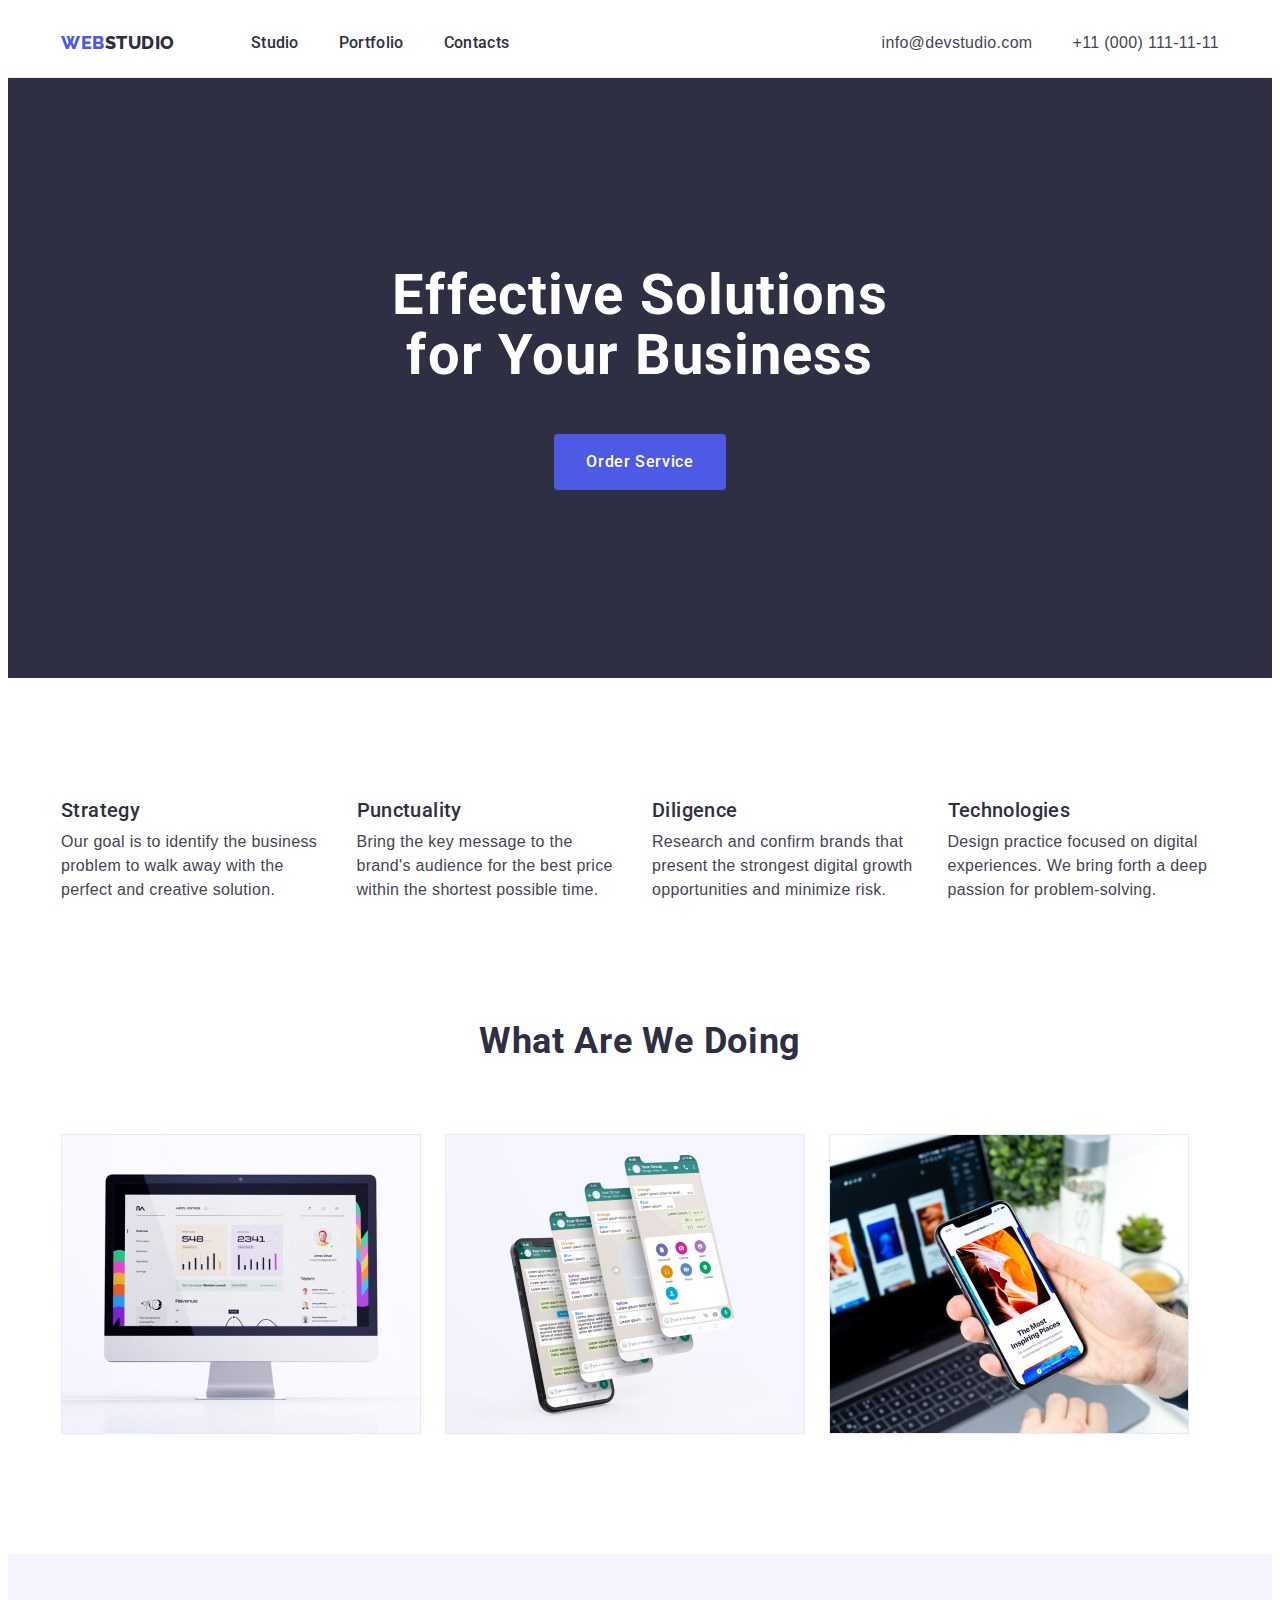
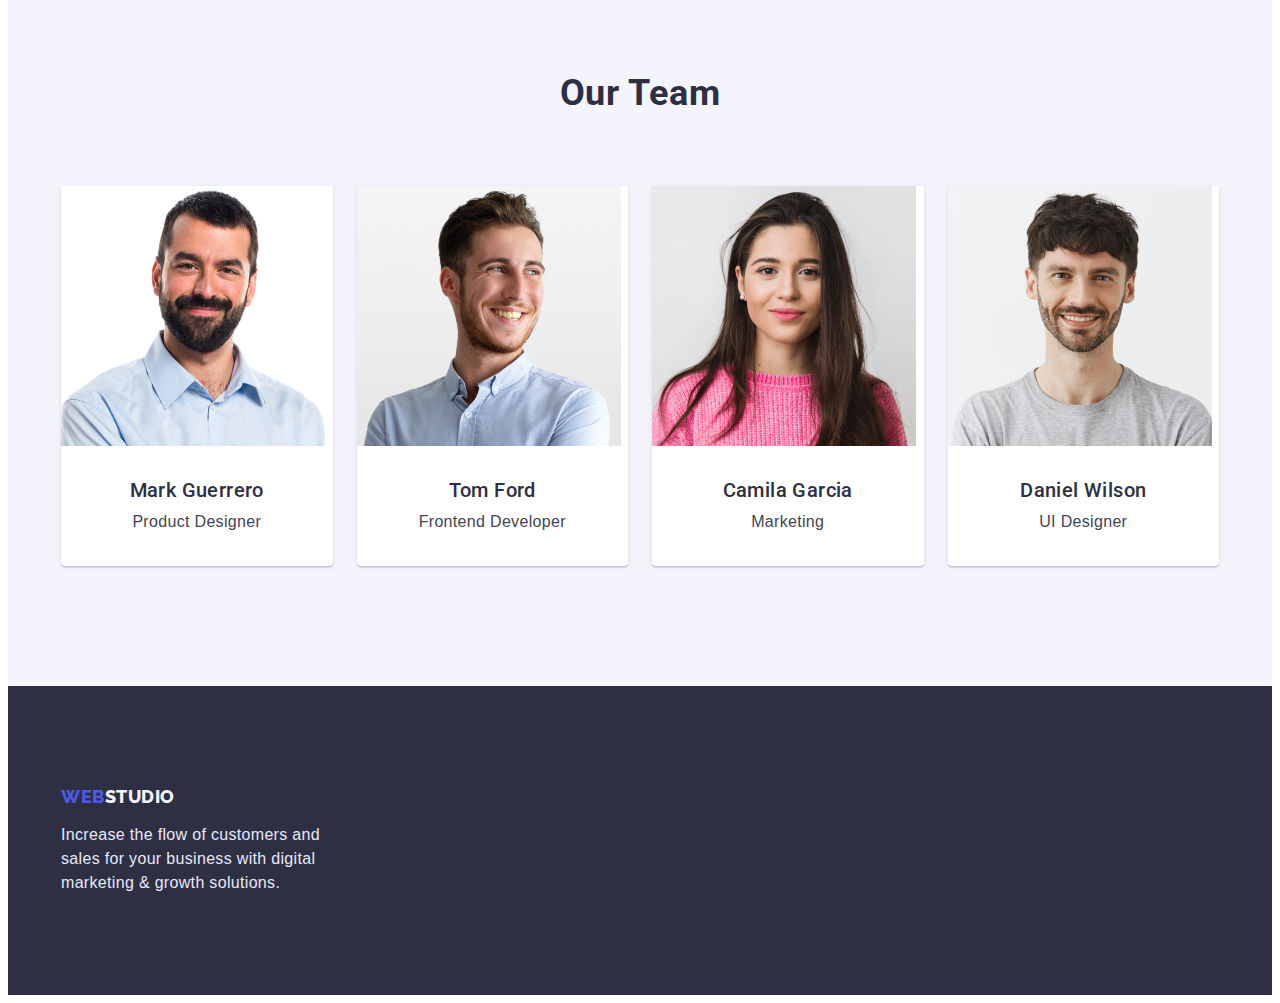
<file: index.html>
<!DOCTYPE html>
<html lang="en">
  <head>
    <meta charset="UTF-8" />
    <meta http-equiv="X-UA-Compatible" content="IE=edge" />
    <meta name="viewport" content="width=device-width, initial-scale=1.0" />
    <link rel="preconnect" href="https://fonts.googleapis.com" />
    <link rel="preconnect" href="https://fonts.gstatic.com" crossorigin />
    <link
      href="https://fonts.googleapis.com/css2?family=Montserrat:wght@400;700&family=Raleway:wght@800&family=Roboto+Mono:wght@600&family=Roboto:wght@400;500;700&display=swap"
      rel="stylesheet"
    />
    <link rel="stylesheet" href="https://cdnjs.cloudflare.com/ajax/libs/modern-normalize/1.1.0/modern-normalize.min.css" integrity="sha512-wpPYUAdjBVSE4KJnH1VR1HeZfpl1ub8YT/NKx4PuQ5NmX2tKuGu6U/JRp5y+Y8XG2tV+wKQpNHVUX03MfMFn9Q==" crossorigin="anonymous" referrerpolicy="no-referrer" />
    <link rel="stylesheet" href="style.css" />
    <title>WEBSTUDIO</title>
  </head>
  <body>
    <header class="header">
      <div class="container header-coineiner">
      <nav class="header-nav">
        <a class="header-logo link" href="./index.html"
          >WEB<span class="web">Studio</span>
        </a>
        <ul class="header-list list">
          <li class="header-item">
            <a class="header-link link" href="./index.html">Studio</a>
          </li>
          <li class="header-item">
            <a class="header-link link" href="./portfolio.html">Portfolio</a>
          </li>
          <li class="header-item">
            <a class="header-link link" href="">Contacts</a>
          </li>
        </ul>
      </nav>
      <address class="header-addres">
        <ul class="header-contact-list list">
          <li class="header-contact">
            <a class="header-contacts link" href="mailto:info@devstudio.com"
              >info@devstudio.com</a
            >
          </li>

          <li class="header-contact">
            <a class="header-contacts link" href="tel:+110001111111"
              >+11 (000) 111-11-11</a
            >
          </li>
        </ul>
      </address>
      </div>
    </header>

    <main>
      <section class="hero">
        <div class="container hero-container">
        <h1 class="hero-title">Effective Solutions  for Your Business</h1>
        <button class="hero-button" type="button">Order Service</button>
      </section>
    </div>
    
    <section class="subtitle-section section">
      <div class="container  ">
      <h2 class="subtitle-top-title" >directions</h2>
      <ul class="subtitle-list list ">
        <li class="subtitle-item">
          <h3 class="subtitle">Strategy</h3>
          <p class="text">
            Our goal is to identify the business problem to walk away with the
            perfect and creative solution.
          </p>
        </li>
        <li class="subtitle-item">
          <h3 class="subtitle">Punctuality</h3>
          <p class="text">
            Bring the key message to the brand's audience for the best price
            within the shortest possible time.
          </p>
        </li>
        <li class="subtitle-item">
          <h3 class="subtitle">Diligence</h3>
          <p class="text">
            Research and confirm brands that present the strongest digital
            growth opportunities and minimize risk.
          </p>
        </li>
        <li class="subtitle-item">
          <h3 class="subtitle">Technologies</h3>
          <p class="text">
            Design practice focused on digital experiences. We bring forth a
            deep passion for problem-solving.
          </p>
        </li>
      </ul>
    </div>
    </section>
    <section class="doing section">
      <div class="container ">
      <h2 class="title">What are we doing</h2>
      <ul class="doing-list list">
<li class="list-top">
  <img src="./images/img1.jpg" alt="computer" width="360" height="300" />
</li>
<li class="list-top"> 
  <img src="./images/img2.jpg" alt="glass" width="360" height="300" />
</li>
<li class="list-top">
   <img src="./images/img3.jpg" alt="phone" width="360" height="300" />
  </li>
      </ul>
      
     
    </div>
    </section>
    <section class="team  section">
      <div class="container ">
      <h2 class="title">Our Team</h2>
      <ul class="team-list list">
        <li class="team-top-list ">
          <img src="./images/team1.jpg" alt="team1" width="264" height="260" />
          <div class="team-text"><h3 class="subtitle">Mark Guerrero</h3>
          <p class="text">Product Designer</p></div>
        </li>
        <li class="team-top-list ">
          <img src="./images/team2.jpg" alt="team2" width="264" height="260" />
          <div class="team-text"><h3 class="subtitle">Tom Ford</h3>
          <p class="text">Frontend Developer</p></div>
        </li>
        <li class="team-top-list ">
          <img src="./images/team3.jpg" alt="team3" width="264" height="260" />
          <div class="team-text"><h3 class="subtitle">Camila Garcia</h3>
          <p class="text">Marketing</p></div>
        </li>
        <li class="team-top-list ">
          <img src="./images/team4.jpg" alt="team4" width="264" height="260" />
          <div class="team-text"><h3 class="subtitle">Daniel Wilson</h3>
          <p class="text">UI Designer</p></div>
        </li>
      </ul>
    </div>
    </section>
  </main>

    <footer class="footer">
      <div class="container ">
      <a class="footer-link link" href="./index.html"
        >Web<span class="studio">Studio</span></a
      >
      <p class="footer-text">
        Increase the flow of customers and sales for your business with digital
        marketing & growth solutions.
      </p>
    </div>
    </footer>
  </body>
</html>
</file>
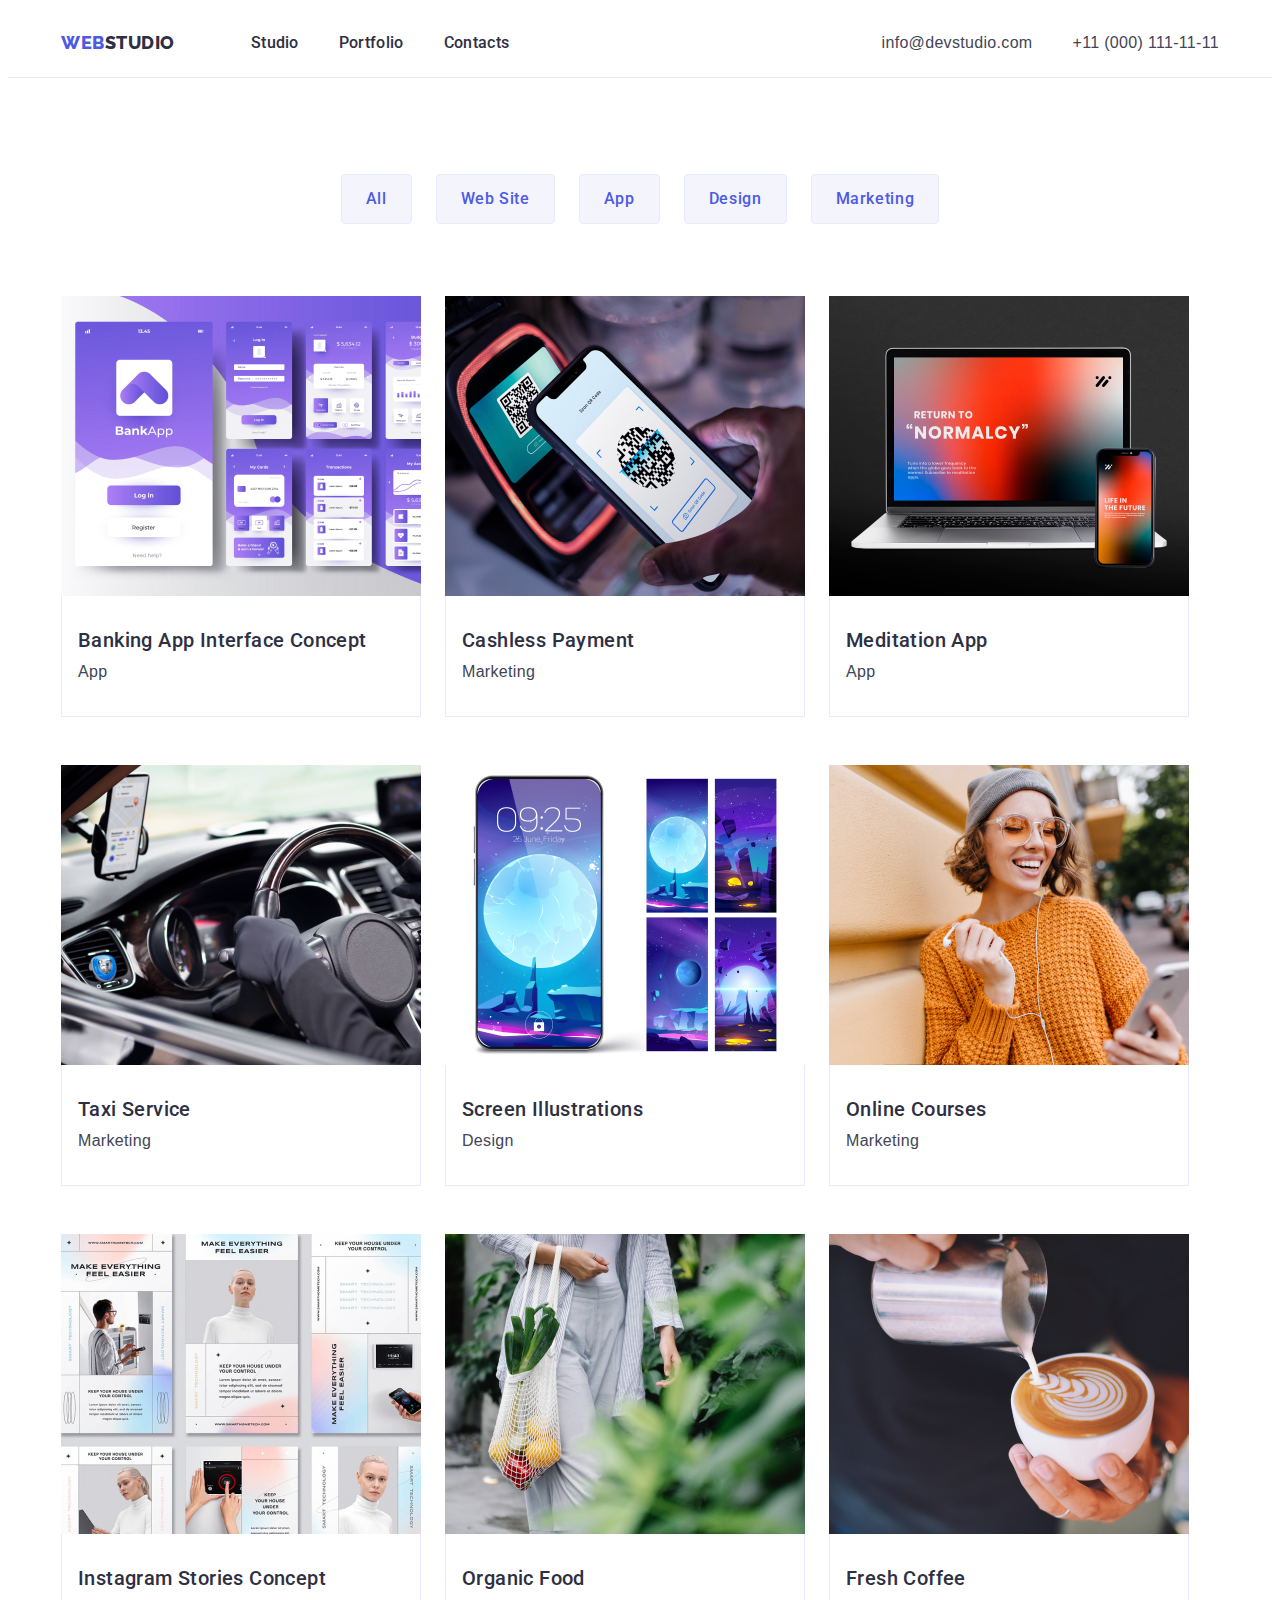
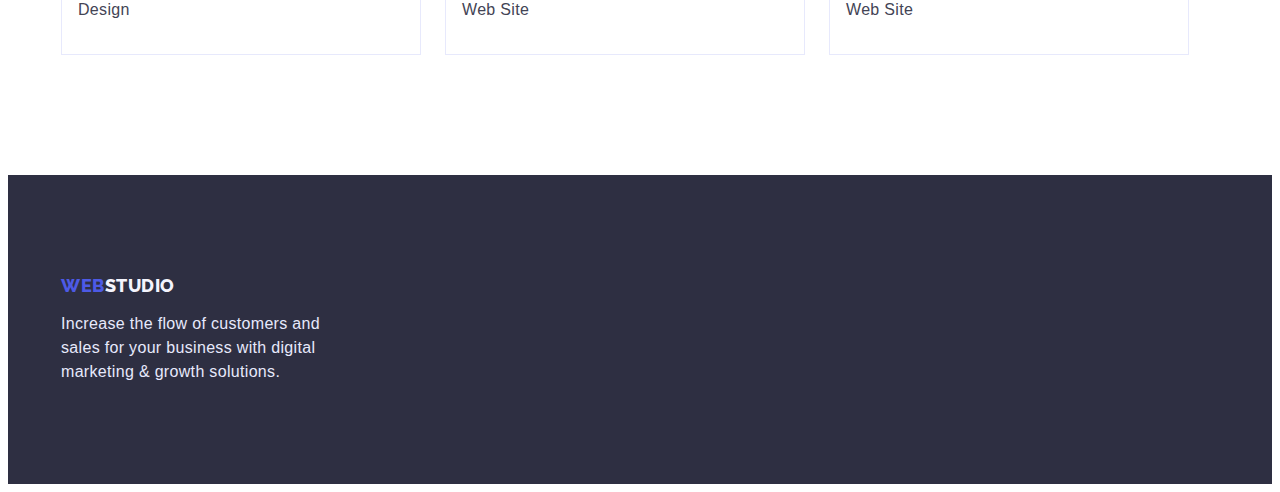
<file: portfolio.html>
<!DOCTYPE html>
<html lang="en">
  <head>
    <meta charset="UTF-8" />
    <meta http-equiv="X-UA-Compatible" content="IE=edge" />
    <meta name="viewport" content="width=device-width, initial-scale=1.0" />
    <link rel="preconnect" href="https://fonts.googleapis.com" />
    <link rel="preconnect" href="https://fonts.gstatic.com" crossorigin />
    <link
      href="https://fonts.googleapis.com/css2?family=Montserrat:wght@400;700&family=Raleway:wght@800&family=Roboto+Mono:wght@600&family=Roboto:wght@400;500;700&display=swap"
      rel="stylesheet"
    />
    <link rel="stylesheet" href="https://cdnjs.cloudflare.com/ajax/libs/modern-normalize/1.1.0/modern-normalize.min.css" integrity="sha512-wpPYUAdjBVSE4KJnH1VR1HeZfpl1ub8YT/NKx4PuQ5NmX2tKuGu6U/JRp5y+Y8XG2tV+wKQpNHVUX03MfMFn9Q==" crossorigin="anonymous" referrerpolicy="no-referrer" />
    <link rel="stylesheet" href="style.css" />
    <title>WEBSTUDIO</title>
  </head>
  <body class="portfolio-body">
    <header class="header">
      <div class="container header-coineiner">
      <nav class="header-nav">
        <a class="header-logo link" href="./index.html"
          >WEB<span class="web">Studio</span>
        </a>
        <ul class="header-list list">
          <li class="header-item">
            <a class="header-link link" href="./index.html">Studio</a>
          </li>
          <li class="header-item">
            <a class="header-link link" href="./portfolio.html">Portfolio</a>
          </li>
          <li class="header-item">
            <a class="header-link link" href="">Contacts</a>
          </li>
        </ul>
      </nav>
      <address class="header-addres">
        <ul class="header-contact-list list">
          <li class="header-contact">
            <a class="header-contacts link" href="mailto:info@devstudio.com"
              >info@devstudio.com</a
            >
          </li>

          <li class="header-contact">
            <a class="header-contacts link" href="tel:+110001111111"
              >+11 (000) 111-11-11</a
            >
          </li>
        </ul>
      </address>
      </div>
    </header>
    <main>
      <section class="portfolio-section">
        <div class="container">
        <h1 class="portfolio" >portfolio</h1>
        <ul class="btn-list list">
          <li class="btn-top-list">
            <button type="button" class="btn-text-list">All</button>
          </li>
          <li class="btn-top-list">
            <button type="button" class="btn-text-list">Web Site</button>
          </li>
          <li class="btn-top-list">
            <button type="button" class="btn-text-list">App</button>
          </li>
          <li class="btn-top-list">
            <button type="button" class="btn-text-list">Design</button>
          </li>
          <li class="btn-top-list">
            <button type="button" class="btn-text-list">Marketing</button>
          </li>
        </ul>

        <ul class="portfolio-list list">
          <li class="portfolio-carts">
            <a class="link" href="">
              <img
                src="./images/portfolio1.jpg"
                alt="Banking App"
                width="360"
                height="300"
              />
              <div class="portfolio-div"><h2 class="portfolio-title">Banking App Interface Concept</h2>
              <p class="portfolio-text">App</p>
            </div></a
            >
          </li>
          <li class="portfolio-carts">
            <a class="link" href="">
              <img
                src="./images/portfolio2.jpg"
                alt="Marketing"
                width="360"
                height="300"
              />
              <div class="portfolio-div"><h2 class="portfolio-title">Cashless Payment</h2>
              <p class="portfolio-text">Marketing</p></div></a
            >
          </li>
          <li class="portfolio-carts">
            <a class="link" href="">
              <img
                src="./images/img3prt.jpg"
                alt="Meditaion App"
                width="360"
                height="300"
              />
              <div class="portfolio-div"><h2 class="portfolio-title">Meditation App</h2>
              <p class="portfolio-text">App</p></div></a
            >
          </li>
          <li class="portfolio-carts">
            <a class="link" href="">
              <img
                src="./images/portfolio4.jpg"
                alt="Taxi"
                width="360"
                height="300"
              />
              <div class="portfolio-div"><h2 class="portfolio-title">Taxi Service</h2>
              <p class="portfolio-text">Marketing</p></div></a
            >
          </li>
          <li class="portfolio-carts">
            <a class="link" href="">
              <img
                src="./images/portfolio5.jpg"
                alt="Design"
                width="360"
                height="300"
              />
              <div class="portfolio-div"><h2 class="portfolio-title">Screen Illustrations</h2>
              <p class="portfolio-text">Design</p></div></a
            >
          </li>
          <li class="portfolio-carts">
            <a class="link" href="">
              <img
                src="./images/portfolio6.jpg"
                alt="Online Courses"
                width="360"
                height="300"
              />
              <div class="portfolio-div"><h2 class="portfolio-title">Online Courses</h2>
              <p class="portfolio-text">Marketing</p></div></a
            >
          </li>
          <li class="portfolio-carts">
            <a class="link" href="">
              <img
                src="./images/portfolio7.jpg"
                alt="Instagram Stories Concept"
                width="360"
                height="300"
              />
              <div class="portfolio-div"><h2 class="portfolio-title">Instagram Stories Concept</h2>
              <p class="portfolio-text">Design</p></div></a
            >
          </li class="portfolio-carts">
          <li class="portfolio-carts">
            <a class="link" href="">
              <img
                src="./images/portfolio8.jpg"
                alt="Organic Food"
                width="360"
                height="300"
              />
              <div class="portfolio-div"><h2 class="portfolio-title">Organic Food</h2>
              <p class="portfolio-text">Web Site</p></div></a
            >
          </li>
          <li class="portfolio-carts">
            <a class="link" href="">
              <img
                src="./images/portfolio9.jpg"
                alt="Fresh Coffee"
                width="360"
                height="300"
              />
              <div class="portfolio-div"><h2 class="portfolio-title">Fresh Coffee</h2>
              <p class="portfolio-text">Web Site</p></div></a
            >
          </li>
        </ul>
      </div>
      </section>
    </main>
    <footer class="footer">
      <div class="container ">
      <a class="footer-link link" href="./index.html"
        >Web<span class="studio">Studio</span></a
      >
      <p class="footer-text">
        Increase the flow of customers and sales for your business with digital
        marketing & growth solutions.
      </p>
    </div>
    </footer>
  </body>
</html>
</file>
<file: style.css>
@font-face {
  font-family: Roboto;
  src: url();
}

:root {
  --NAVYBLUE: #2e2f42;
  --darkgrey: #434455;
  --blue: #4d5ae5;
  --white: #ffffff;
  --ocean: #404bbf;
  --cloud: #f4f4fd;
  --CORNFLOWER: #e7e9fc;
}
p,
h1,
h2,
h3,
h4,
h5,
h6 {
  margin: 0;
}
img{
  display: block;
  max-width: 100%;
  height: auto;
}
ul {
  padding-left: 0;
  margin: 0;
}

button {
  cursor: pointer;
}

address {
  font-style: normal;
}

.container {
  width: 1158px;
  padding-left: 15px;
  padding-right: 15px;
  margin: 0 auto;
}

body {
  font-family: "Roboto", sans-serif;
  font-style: normal;
  color: var(--darkgrey);
  background-color: var(--white);
}
.link {
  text-decoration: none;
}
.list {
  list-style: none;
}
/* ----------header----------- */
.header {
  border-bottom: 1px solid #e7e9fc;
}
.header-addres {
  font-style: normal;
}
.web {
  color: var(--NAVYBLUE);
}
.header-logo {
  font-family: "Raleway", sans-serif;
  font-style: normal;
  font-weight: 800;
  font-size: 18px;
  line-height: 1.17;
  letter-spacing: 0.03em;
  text-transform: uppercase;
  color: var(--blue);
  margin-right: 76px;
  padding: 24px 0;
}
.header-coineiner {
  display: flex;
  align-items: center;
}
.header-nav {
  display: flex;
  align-items: center;
  margin-right: auto;
}
.header-logo:hover {
  color: var(--ocean);
}
.header-logo:focus {
  color: var(--ocean);
}
.header-link {
  font-weight: 500;
  font-size: 16px;
  line-height: 1.5;
  letter-spacing: 0.02em;
  color: var(--NAVYBLUE);
}
.header-link:hover {
  color: var(--ocean);
}
.header-link:focus {
  color: var(--ocean);
}
.header-list {
  display: flex;
  gap: 40px;
}
.header-contacts {
  font-weight: 400;
  font-size: 16px;
  line-height: 1.5;
  letter-spacing: 0.02em;
  color: var(--darkgrey);
}
.header-contact-list {
  gap: 40px;
}
.header-contacts:hover {
  color: var(--ocean);
}
.header-contacts:focus {
  color: var(--ocean);
}
.header-contact-list {
  display: flex;
}

.hero {
  padding-bottom: 188px;
  padding-top: 188px;

  background-color: var(--NAVYBLUE);
}

.hero-title {
  font-weight: 700;
  font-size: 56px;
  line-height: 1.07;
  text-align: center;
  letter-spacing: 0.02em;
  color: var(--white);
  margin: 0 auto;
  max-width: 496px;

  margin-bottom: 48px;
}

.hero-button {
  min-width: 169px;
  height: 56px;
  font-family: inherit;
  font-style: normal;
  font-weight: 500;
  font-size: 16px;
  line-height: 1.5;
  letter-spacing: 0.04em;
  color: var(--white);
  cursor: pointer;
  background: var(--blue);
  border-radius: 4px;
  padding: 16px 32px;
  margin: 0 auto;
  display: block;
  text-align: center;
  border: none;
}
.hero-botton:hover {
  background: var(--ocean);
  color: var(--white);
}
.hero-botton:focus {
  color: var(--white);
  background: var(--ocean);
}

.subtitle-top-title {
  display: none;
}
.subtitle-list {
  display: flex;
  gap: 24px;
}
.subtitle-item {
  flex-basis: calc((100% - 3 * 24px) / 4);
}

.subtitle {
  font-weight: 500;
  font-size: 20px;
  line-height: 1.2;
  letter-spacing: 0.02em;
  color: var(--NAVYBLUE);
  margin-bottom: 8px;
}
.text {
  font-weight: 400;
  font-size: 16px;
  line-height: 1.5;
  letter-spacing: 0.02em;
  color: var(--darkgrey);
}
.team-text {
  padding: 32px 0;
  text-align: center;
}
.doing {
  padding-bottom: 120px;
}
.doing-list {
  display: flex;
  gap: 24px;
}
.team-list {
  display: flex;
  gap: 24px;
  display: flex;
  align-items: center;
}
.team-top-list{
  flex-basis: calc((100% - 3 * 24px) / 4);
}
.team {
  background: var(--cloud);
  padding-bottom: 120px;
}
.title {
  font-size: 36px;
  line-height: 1.11;
  text-align: center;
  letter-spacing: 0.02em;
  text-transform: capitalize;
  color: var(--NAVYBLUE);
  margin-bottom: 72px;
}

.team-top-list {
  background-color: var(--white);
  border-radius: 0px 0px 4px 4px;
  box-shadow: 0px 1px 6px rgba(46, 47, 66, 0.08),
    0px 1px 1px rgba(46, 47, 66, 0.16), 0px 2px 1px rgba(46, 47, 66, 0.08);
}

.section {
  padding-top: 120px;
}

/* ----------footer----------- */

.footer {
  background: var(--NAVYBLUE);
  padding-top: 100px;
  padding-bottom: 100px;
}
.footer-link {
  font-family: "Raleway", sans-serif;
  font-style: normal;
  font-weight: 800;
  font-size: 18px;
  line-height: 1.17;
  letter-spacing: 0.03em;
  text-transform: uppercase;
  color: var(--blue);
  text-decoration: none;
}
.footer-text {
  font-weight: 400;
  font-size: 16px;
  line-height: 1.5;
  letter-spacing: 0.02em;
  color: var(--CORNFLOWER);
  max-width: 264px;
  margin-top: 16px;
}
.studio {
  color: var(--cloud);
}

/*-------------------------- potfolio */
/* -------------btn */
.portfolio{
  display: none;
}
.portfolio-body {
  text-decoration-color: var(--darkgrey);
}
.portfolio-section {
  padding-top: 96px;
  padding-bottom: 120px;
}
.btn-text-list {
  font-family: "Roboto", sans-serif;
  font-style: normal;
  font-weight: 500;
  font-size: 16px;
  line-height: 1.5;
  display: flex;
  align-items: center;
  text-align: center;
  letter-spacing: 0.04em;
  color: var(--blue);
  background: var(--cloud);
  cursor: pointer;
  border: 1px solid var(--CORNFLOWER);
  border-radius: 4px;
  padding: 12px 24px;
}

.btn-text-list:hover {
  color: var(--white);
  background: var(--ocean);
}
.btn-text-list:focus {
  color: var(--white);
  background: var(--ocean);
}
.btn-list {
  display: flex;
  align-items: center;
  justify-content: center;
  gap: 24px;

  margin-bottom: 72px;
}
.portfolio-list {
  background: var(--white);
  display: flex;
  flex-wrap: wrap;
  gap:48px 24px ;
  
  flex-basis: calc((100% - 2 * 24px) / 3);
}
.portfolio-div {
  padding: 0 220 32 16;
  border-bottom: 1px solid var(--CORNFLOWER);
  border-right: 1px solid var(--CORNFLOWER);
  border-left: 1px solid var(--CORNFLOWER);
  padding-top: 32px;
  padding-left: 16px;
  padding-bottom: 32px;
}
.portfolio-list:last-child {
  margin-bottom: 0;
}
.portfolio-title {
  font-weight: 500;
  font-size: 20px;
  line-height: 1.2;
  letter-spacing: 0.02em;
  color: var(--NAVYBLUE);

  margin-bottom: 8px;
  
}
.portfolio-text {
  font-weight: 400;
  font-size: 16px;
  line-height: 1.5;
  letter-spacing: 0.02em;
  color: var(--darkgrey);
  
}
</file>
